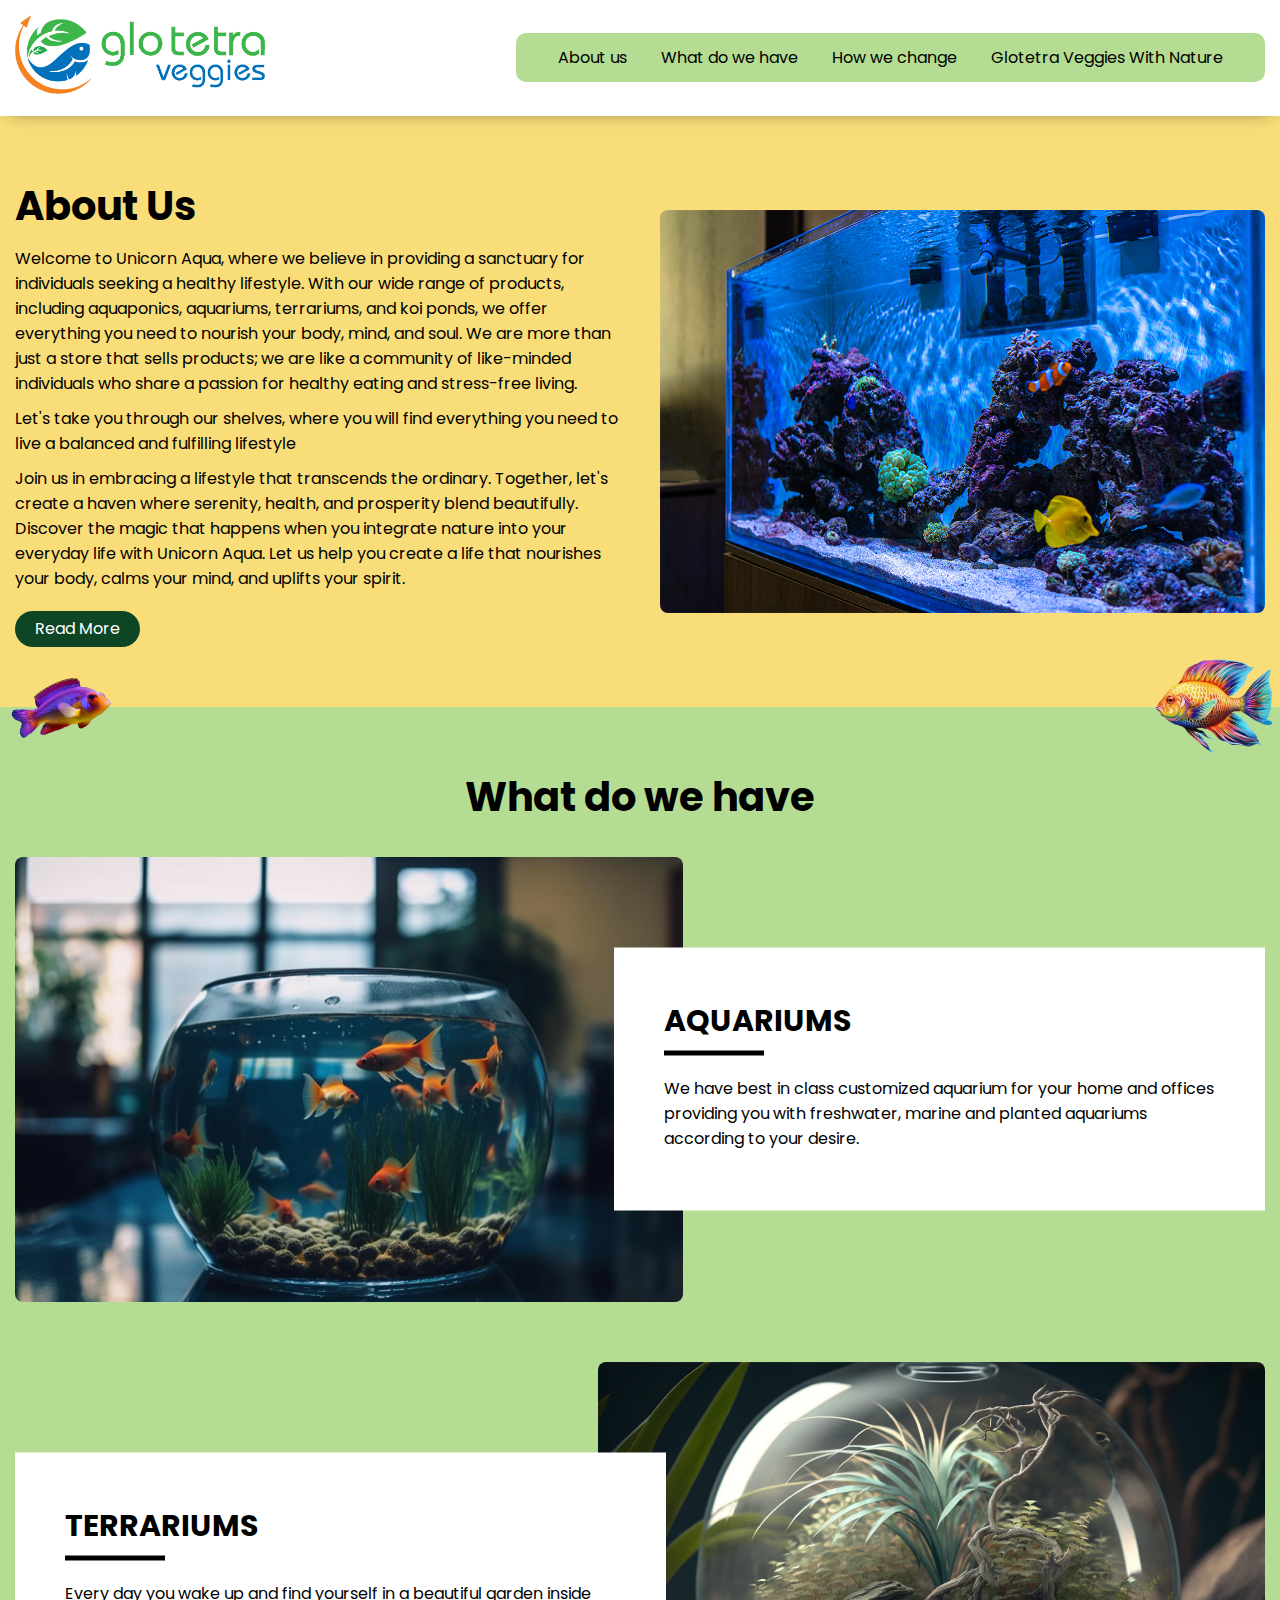
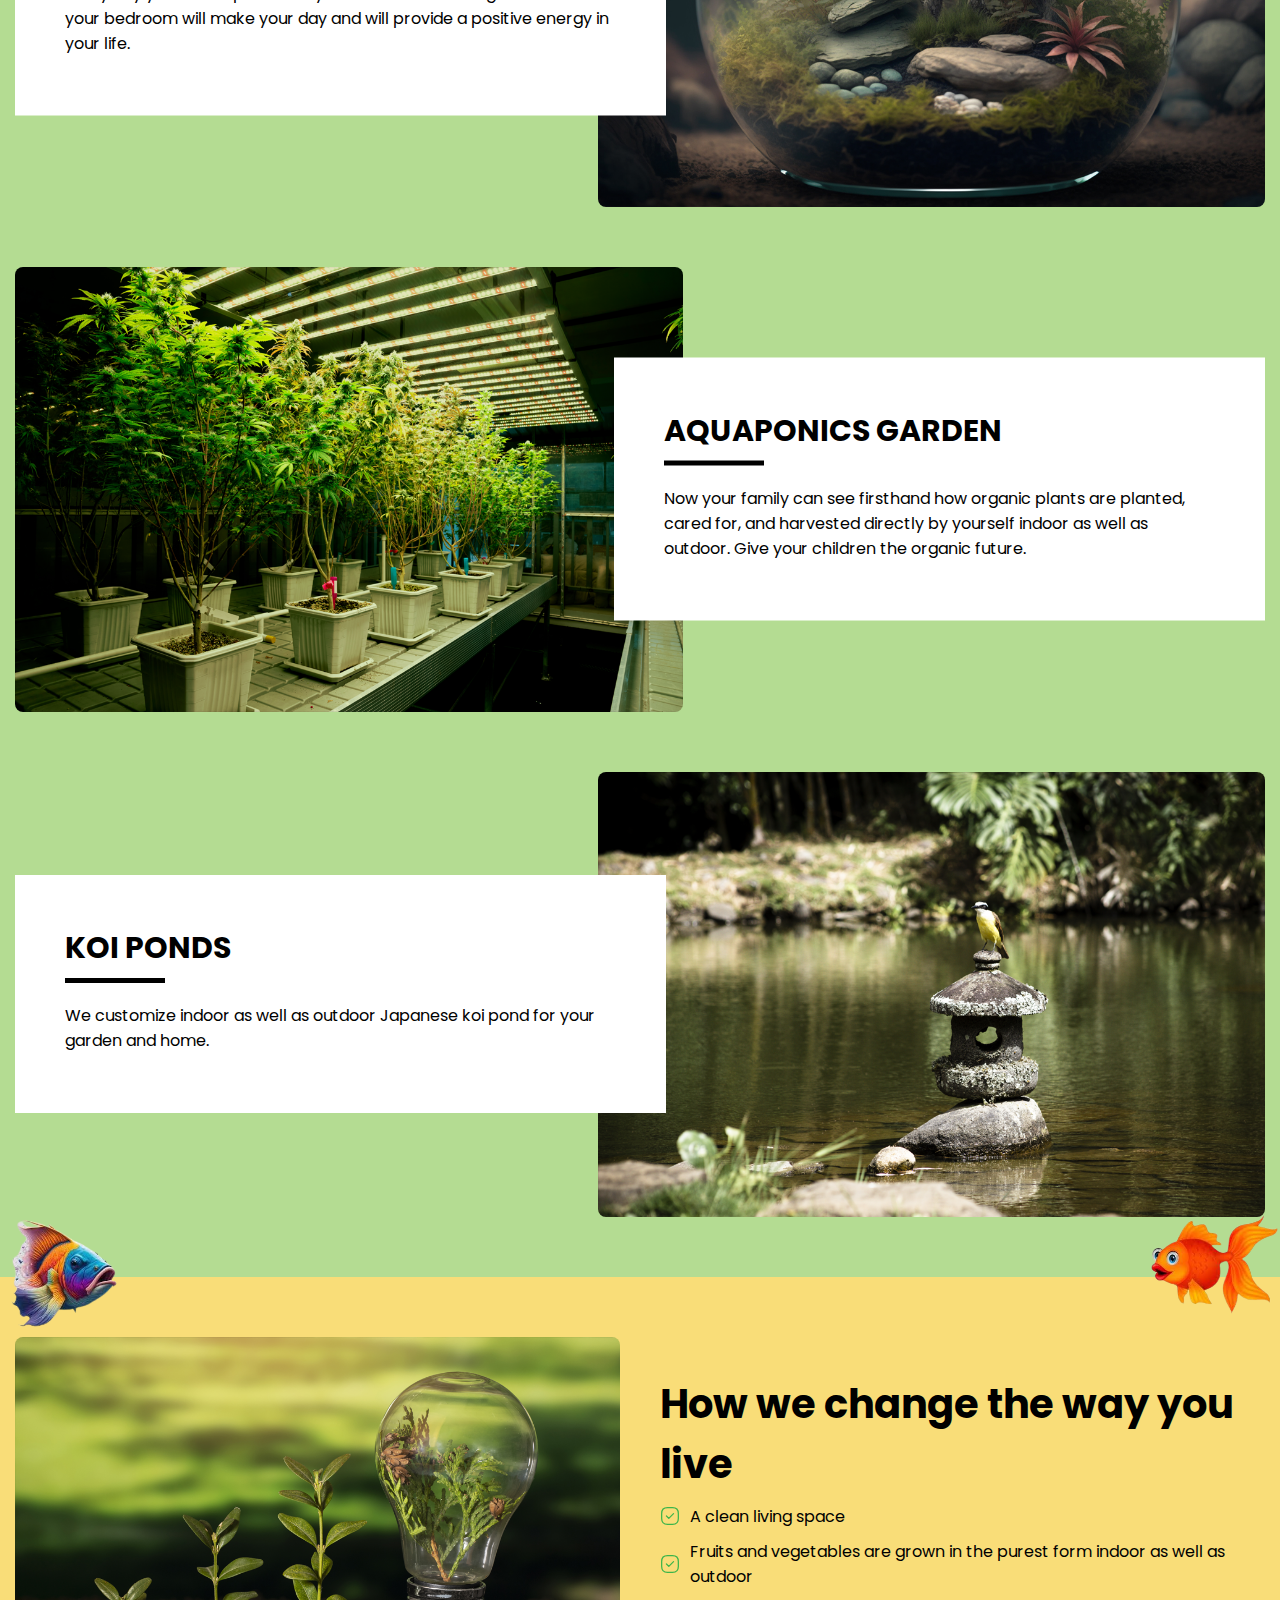
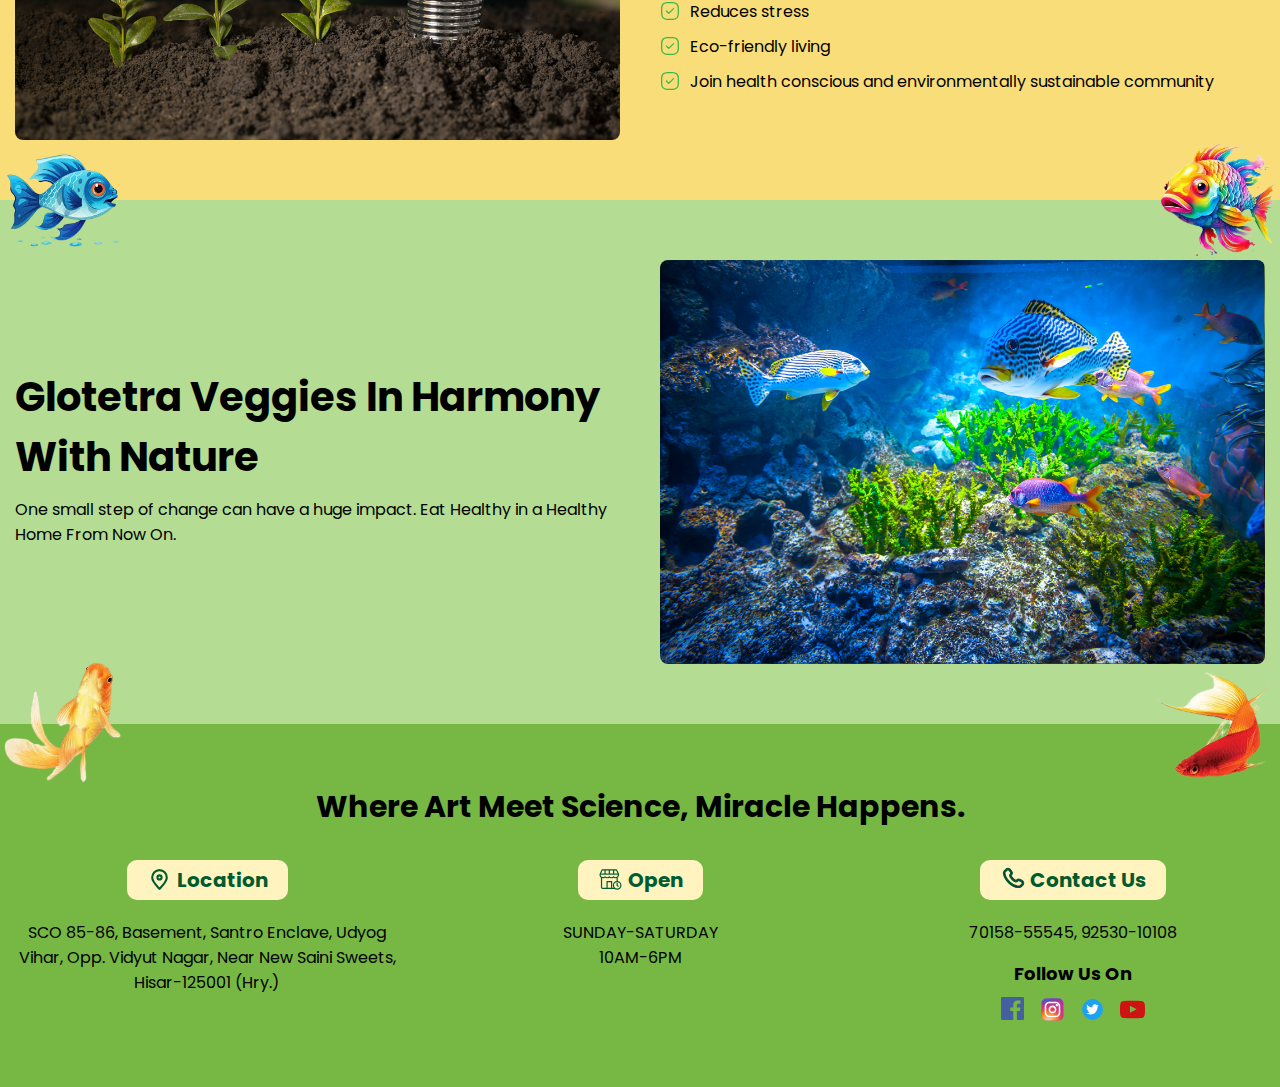
<file: index.html>
<!DOCTYPE html>
<html lang="en">
<head>
    <meta charset="UTF-8">
    <meta name="viewport" content="width=device-width, initial-scale=1.0">
    <link rel="icon" href="images/main favicon png.png" type="image/x-icon">
    <title>Your Website</title>
    <link rel="stylesheet" href="custom.css">
    <link rel="preconnect" href="https://fonts.googleapis.com">
    <link rel="preconnect" href="https://fonts.gstatic.com" crossorigin>
    <link href="https://fonts.googleapis.com/css2?family=Allura&family=Poppins:ital,wght@0,400;0,500;0,600;1,500&family=Quicksand&display=swap" rel="stylesheet">
 
</head>
<body>
<!-- header html css start -->
    <header>
        <div class="page-width">
            <div class="header-logo-menu">
                <div class="logo">
                <a href="/"> <img src="images/main logo.png" alt="Your Logo"></a>
                </div>
                <nav>
                    <a href="#about-us">About us</a>
                    <a href="#what-we-have">What do we have</a>
                    <a href="#how-we-change">How we change</a>
                    <a href="#unicorn-aqua-harmony">Glotetra Veggies With Nature</a>
                </nav>
                <div class="hamburger-icon" >
                    <svg xmlns="http://www.w3.org/2000/svg" xmlns:xlink="http://www.w3.org/1999/xlink" width="30px" height="30px" viewBox="0 0 24 24" version="1.1">
        <title>Menu</title>
        <g id="Page-1" stroke="none" stroke-width="1" fill="none" fill-rule="evenodd">
            <g id="Menu">
                <rect id="Rectangle" fill-rule="nonzero" x="0" y="0" width="24" height="24"></rect>
                <line x1="5" y1="7" x2="19" y2="7" id="Path" stroke="#0C0310" stroke-width="2" stroke-linecap="round"></line>
                <line x1="5" y1="17" x2="19" y2="17" id="Path" stroke="#0C0310" stroke-width="2" stroke-linecap="round"></line>
                <line x1="5" y1="12" x2="19" y2="12" id="Path" stroke="#0C0310" stroke-width="2" stroke-linecap="round"></line>
            </g>
        </g>
                    </svg>
                </div>
                <div class="mobile-nav">
                    <div class="close-icon" >
                        <svg xmlns="http://www.w3.org/2000/svg" width="30px" height="30px" viewBox="0 0 24 24" fill="none">
                    <g id="Menu / Close_MD">
                    <path id="Vector" d="M18 18L12 12M12 12L6 6M12 12L18 6M12 12L6 18" stroke="#000000" stroke-width="2" stroke-linecap="round" stroke-linejoin="round"/>
                    </g>
                    </svg>
                    </div>
                    <div class="mobile-navigation-menu">
                        <a href="#about-us">About us</a>
                        <a href="#what-we-have">What do we have</a>
                        <a href="#how-we-change">How we change</a>
                        <a href="#unicorn-aqua-harmony">Glotetra Veggies With Nature</a>
                    </div>
                </div>
               
            </div>
        </div>
    </header>
    <div class="" style="display:none;">
        <img src="/images/fishes/image1.png" alt="">
    </div>
    <section id="about-us" class="left-text-right-img bg-yellow">
        <div class="content-section page-width">
            <div class="text-container">
                <h2>About Us</h2>
                <p>Welcome to Unicorn Aqua, where we believe in providing a sanctuary for individuals seeking a healthy lifestyle. With our wide range of products, including aquaponics, aquariums, terrariums, and koi ponds, we offer everything you need to nourish your body, mind, and soul. We are more than just a store that sells products; we are like a community of like-minded individuals who share a passion for healthy eating and stress-free living. </p>
                <p>Let's take you through our shelves, where you will find everything you need to live a balanced and fulfilling lifestyle</p>
                <p>Join us in embracing a lifestyle that transcends the ordinary. Together, let's create a haven where serenity, health, and prosperity blend beautifully. Discover the magic that happens when you integrate nature into your everyday life with Unicorn Aqua. Let us help you create a life that nourishes your body, calms your mind, and uplifts your spirit.</p>
            <a href="about-us.html" class="read-more-btn">Read More</a>
            </div>
            <div class="image-container">
                <img src="images/about-us.png" alt="Your Image">
            </div>
        </div>
    </section>

    <section id="what-we-have" class="left-img-right-txt bg-green">
        <h2 class="main-sec-heading page-width">What do we have</h2>
        <div class="content-section page-width flex-order overlap-container">
            <div class="text-container text-container-small">
                <div class="text-container-small-content">
                <h2>AQUARIUMS</h2>
                <p>We have best in class customized aquarium for your home and offices providing you with freshwater, marine and planted aquariums according to your desire.</p>
                </div>
            </div>
            <div class="image-container">
                <img src="images/what-do-we-have-1.png" alt="Your Image">
            </div>
        </div>
        <div class="content-section page-width overlap-container left-text-overlap">
            <div class="text-container text-container-small">
                <div class="text-container-small-content">
                <h2>TERRARIUMS</h2>
                <p>Every day you wake up and find yourself in a beautiful garden inside your bedroom will make your day and will provide a positive energy in your life.</p>
                </div>
            </div>
            <div class="image-container">
                <img src="images/what-do-we-have-2.png" alt="Your Image">
            </div>
        </div>
        <div class="content-section page-width flex-order overlap-container">
            <div class="text-container text-container-small">
                <div class="text-container-small-content">
                <h2>AQUAPONICS GARDEN</h2>
                <p>Now your family can see firsthand how organic plants are planted, cared for, and harvested directly by yourself indoor as well as outdoor. Give your children the organic future.</p>
                </div>
            </div>
            <div class="image-container">
                <img src="images/what-do-we-have-3.png" alt="Your Image">
            </div>
        </div>
        <div class="content-section page-width overlap-container left-text-overlap">
            <div class="text-container text-container-small">
                <div class="text-container-small-content">
                <h2>KOI PONDS</h2>
                <p>We customize indoor as well as outdoor Japanese koi pond for your garden and home.</p>
                </div>
            </div>
            <div class="image-container">
                <img src="images/what-do-we-have-4.png" alt="Your Image">
            </div>
        </div>
    </section>

    <section id="how-we-change" class="left-text-right-img bg-yellow">
        <div class="content-section page-width flex-order">
            <div class="text-container how-we-chng">
    <h2>How we change the way you live</h2>
    <div>
        <svg xmlns="http://www.w3.org/2000/svg" viewBox="0 0 24 24" fill="none" stroke="#ce8282">
            <g id="SVGRepo_bgCarrier" stroke-width="0"/>
            <g id="SVGRepo_tracerCarrier" stroke-linecap="round" stroke-linejoin="round"/>
            <g id="SVGRepo_iconCarrier"> <path d="M9 22H15C20 22 22 20 22 15V9C22 4 20 2 15 2H9C4 2 2 4 2 9V15C2 20 4 22 9 22Z" stroke="#0071ba" stroke-width="1.5" stroke-linecap="round" stroke-linejoin="round"/> <path opacity="0.34" d="M7.75 11.9999L10.58 14.8299L16.25 9.16992" stroke="#0071ba" stroke-width="1.5" stroke-linecap="round" stroke-linejoin="round" style=""/> </g>    
        </svg>
        <p>A clean living space</p>
    </div>
    <div>
        <svg xmlns="http://www.w3.org/2000/svg" viewBox="0 0 24 24" fill="none" stroke="#ce8282">
            <g id="SVGRepo_bgCarrier" stroke-width="0"/>
            <g id="SVGRepo_tracerCarrier" stroke-linecap="round" stroke-linejoin="round"/>
            <g id="SVGRepo_iconCarrier"> <path d="M9 22H15C20 22 22 20 22 15V9C22 4 20 2 15 2H9C4 2 2 4 2 9V15C2 20 4 22 9 22Z" stroke="#0071ba" stroke-width="1.5" stroke-linecap="round" stroke-linejoin="round"/> <path opacity="0.34" d="M7.75 11.9999L10.58 14.8299L16.25 9.16992" stroke="#0071ba" stroke-width="1.5" stroke-linecap="round" stroke-linejoin="round" style=""/> </g>    
        </svg>
        <p>Fruits and vegetables are grown in the purest form indoor as well as outdoor</p>
    </div>
    <div>
        <svg xmlns="http://www.w3.org/2000/svg" viewBox="0 0 24 24" fill="none" stroke="#ce8282">
            <g id="SVGRepo_bgCarrier" stroke-width="0"/>
            <g id="SVGRepo_tracerCarrier" stroke-linecap="round" stroke-linejoin="round"/>
            <g id="SVGRepo_iconCarrier"> <path d="M9 22H15C20 22 22 20 22 15V9C22 4 20 2 15 2H9C4 2 2 4 2 9V15C2 20 4 22 9 22Z" stroke="#0071ba" stroke-width="1.5" stroke-linecap="round" stroke-linejoin="round"/> <path opacity="0.34" d="M7.75 11.9999L10.58 14.8299L16.25 9.16992" stroke="#0071ba" stroke-width="1.5" stroke-linecap="round" stroke-linejoin="round" style=""/> </g>    
        </svg>
        <p>Reduces stress</p>
    </div>
    <div>
        <svg xmlns="http://www.w3.org/2000/svg" viewBox="0 0 24 24" fill="none" stroke="#ce8282">
            <g id="SVGRepo_bgCarrier" stroke-width="0"/>
            <g id="SVGRepo_tracerCarrier" stroke-linecap="round" stroke-linejoin="round"/>
            <g id="SVGRepo_iconCarrier"> <path d="M9 22H15C20 22 22 20 22 15V9C22 4 20 2 15 2H9C4 2 2 4 2 9V15C2 20 4 22 9 22Z" stroke="#0071ba" stroke-width="1.5" stroke-linecap="round" stroke-linejoin="round"/> <path opacity="0.34" d="M7.75 11.9999L10.58 14.8299L16.25 9.16992" stroke="#0071ba" stroke-width="1.5" stroke-linecap="round" stroke-linejoin="round" style=""/> </g>    
        </svg>
        <p>Eco-friendly living</p>
    </div>
    <div>
        <svg xmlns="http://www.w3.org/2000/svg" viewBox="0 0 24 24" fill="none" stroke="#ce8282">
            <g id="SVGRepo_bgCarrier" stroke-width="0"/>
            <g id="SVGRepo_tracerCarrier" stroke-linecap="round" stroke-linejoin="round"/>
            <g id="SVGRepo_iconCarrier"> <path d="M9 22H15C20 22 22 20 22 15V9C22 4 20 2 15 2H9C4 2 2 4 2 9V15C2 20 4 22 9 22Z" stroke="#0071ba" stroke-width="1.5" stroke-linecap="round" stroke-linejoin="round"/> <path opacity="0.34" d="M7.75 11.9999L10.58 14.8299L16.25 9.16992" stroke="#0071ba" stroke-width="1.5" stroke-linecap="round" stroke-linejoin="round" style=""/> </g>    
        </svg>
        <p>Join health conscious and environmentally sustainable community</p>
    </div>
</div>
            <div class="image-container">
                <img src="images/how-do-we-chnge-life.png" alt="Your Image">
            </div>
        </div>
    </section>

    <section id="unicorn-aqua-harmony" class="left-img-right-txt bg-green">
        <div class="content-section page-width">
            <div class="text-container unicorn-aqua">
                <h2>Glotetra Veggies In Harmony With Nature</h2>
                <p>One small step of change can have a huge impact. Eat Healthy in a Healthy Home From Now On.</p>
            </div>
            <div class="image-container">
                <img src="images/unicorn-aqua-harmony.png" alt="Your Image">
            </div>
        </div>
    </section>
    <!-- Your other sections go here -->

    <footer id="footer" class="footer bg-footer">
        <h2 class="page-width">Where Art Meet Science, Miracle Happens.</h2>
        <div class="footer-content-section page-width">
            <div class="footer-content footer-address">
                <h3 class="footer-heading">
                <svg xmlns="http://www.w3.org/2000/svg" width="40px" height="40px" viewBox="0 0 24 24" fill="none">
<path d="M12 21C15.5 17.4 19 14.1764 19 10.2C19 6.22355 15.866 3 12 3C8.13401 3 5 6.22355 5 10.2C5 14.1764 8.5 17.4 12 21Z" stroke="#000000" stroke-width="2" stroke-linecap="round" stroke-linejoin="round"/>
<path d="M12 12C13.1046 12 14 11.1046 14 10C14 8.89543 13.1046 8 12 8C10.8954 8 10 8.89543 10 10C10 11.1046 10.8954 12 12 12Z" stroke="#000000" stroke-width="2" stroke-linecap="round" stroke-linejoin="round"/>
</svg>
               <span>  Location</span>
            </h3>
             <div class="footer-div-content">
                <p>SCO 85-86, Basement, Santro Enclave, Udyog Vihar, Opp. Vidyut Nagar, Near New Saini Sweets, Hisar-125001 (Hry.)</p>
            </div>
            </div>
            <div class="footer-content footer-timings">
                <h3 class="footer-heading">
                <svg xmlns="http://www.w3.org/2000/svg" width="800px" height="800px" viewBox="0 0 64 64" stroke-width="3" stroke="#005b2f" fill="none">
                 <g id="SVGRepo_bgCarrier" stroke-width="0"/>
                 <g id="SVGRepo_tracerCarrier" stroke-linecap="round" stroke-linejoin="round"/>
                 <g id="SVGRepo_iconCarrier">
                 <path d="M43.21,54.62H12a2.93,2.93,0,0,1-3-2.84V26.19"/>
                 <line x1="49.01" y1="26.36" x2="49.01" y2="37.37"/>
                 <polyline points="23.26 54.55 23.26 37.48 34.84 37.48 34.84 54.55"/>
                 <path d="M5.45,18.2s-1.1,7.76,6.45,9a7.15,7.15,0,0,0,6.1-2A7.43,7.43,0,0,0,29,25a7.37,7.37,0,0,0,5,2.49,11.77,11.77,0,0,0,5.89-2.15,6.67,6.67,0,0,0,4.68,2.15,8,8,0,0,0,7.92-9.3L47.79,8.08a1,1,0,0,0-.94-.66H11a1,1,0,0,0-.94.66Z"/>
                 <line x1="5.45" y1="18.2" x2="52.54" y2="18.2"/>
                 <line x1="18.05" y1="18.2" x2="18.05" y2="7.42"/>
                 <line x1="29.05" y1="18.2" x2="29.05" y2="7.42"/>
                 <line x1="40.02" y1="18.2" x2="40.02" y2="7.42"/>
                 <circle cx="49.01" cy="46.97" r="9.6"/>
                 <polyline points="49.01 40.86 49.01 47.27 52.58 50.01"/>
                 </g>
                </svg>
          <span>Open</span>
          </h3>
             <div class="footer-div-content">
                <p>SUNDAY-SATURDAY</p>
                <p>10AM-6PM</p>
            </div>
            </div>
            <div class="footer-content footer-contact">
                <h3 class="footer-heading">
              <svg xmlns="http://www.w3.org/2000/svg" width="40px" height="40px" viewBox="0 0 24 24" fill="none">
<path d="M16.1007 13.359L15.5719 12.8272H15.5719L16.1007 13.359ZM16.5562 12.9062L17.085 13.438H17.085L16.5562 12.9062ZM18.9728 12.5894L18.6146 13.2483L18.9728 12.5894ZM20.8833 13.628L20.5251 14.2869L20.8833 13.628ZM21.4217 16.883L21.9505 17.4148L21.4217 16.883ZM20.0011 18.2954L19.4723 17.7636L20.0011 18.2954ZM18.6763 18.9651L18.7459 19.7119H18.7459L18.6763 18.9651ZM8.81536 14.7266L9.34418 14.1947L8.81536 14.7266ZM4.00289 5.74561L3.2541 5.78816L3.2541 5.78816L4.00289 5.74561ZM10.4775 7.19738L11.0063 7.72922H11.0063L10.4775 7.19738ZM10.6342 4.54348L11.2346 4.09401L10.6342 4.54348ZM9.37326 2.85908L8.77286 3.30855V3.30855L9.37326 2.85908ZM6.26145 2.57483L6.79027 3.10667H6.79027L6.26145 2.57483ZM4.69185 4.13552L4.16303 3.60368H4.16303L4.69185 4.13552ZM12.0631 11.4972L12.5919 10.9654L12.0631 11.4972ZM16.6295 13.8909L17.085 13.438L16.0273 12.3743L15.5719 12.8272L16.6295 13.8909ZM18.6146 13.2483L20.5251 14.2869L21.2415 12.9691L19.331 11.9305L18.6146 13.2483ZM20.8929 16.3511L19.4723 17.7636L20.5299 18.8273L21.9505 17.4148L20.8929 16.3511ZM18.6067 18.2184C17.1568 18.3535 13.4056 18.2331 9.34418 14.1947L8.28654 15.2584C12.7186 19.6653 16.9369 19.8805 18.7459 19.7119L18.6067 18.2184ZM9.34418 14.1947C5.4728 10.3453 4.83151 7.10765 4.75168 5.70305L3.2541 5.78816C3.35456 7.55599 4.14863 11.144 8.28654 15.2584L9.34418 14.1947ZM10.7195 8.01441L11.0063 7.72922L9.9487 6.66555L9.66189 6.95073L10.7195 8.01441ZM11.2346 4.09401L9.97365 2.40961L8.77286 3.30855L10.0338 4.99296L11.2346 4.09401ZM5.73263 2.04299L4.16303 3.60368L5.22067 4.66736L6.79027 3.10667L5.73263 2.04299ZM10.1907 7.48257C9.66189 6.95073 9.66117 6.95144 9.66045 6.95216C9.66021 6.9524 9.65949 6.95313 9.659 6.95362C9.65802 6.95461 9.65702 6.95561 9.65601 6.95664C9.65398 6.95871 9.65188 6.96086 9.64972 6.9631C9.64539 6.96759 9.64081 6.97245 9.63599 6.97769C9.62634 6.98816 9.61575 7.00014 9.60441 7.01367C9.58174 7.04072 9.55605 7.07403 9.52905 7.11388C9.47492 7.19377 9.41594 7.2994 9.36589 7.43224C9.26376 7.70329 9.20901 8.0606 9.27765 8.50305C9.41189 9.36833 10.0078 10.5113 11.5343 12.0291L12.5919 10.9654C11.1634 9.54499 10.8231 8.68059 10.7599 8.27309C10.7298 8.07916 10.761 7.98371 10.7696 7.96111C10.7748 7.94713 10.7773 7.9457 10.7709 7.95525C10.7677 7.95992 10.7624 7.96723 10.7541 7.97708C10.75 7.98201 10.7451 7.98759 10.7394 7.99381C10.7365 7.99692 10.7335 8.00019 10.7301 8.00362C10.7285 8.00534 10.7268 8.00709 10.725 8.00889C10.7241 8.00979 10.7232 8.0107 10.7223 8.01162C10.7219 8.01208 10.7212 8.01278 10.7209 8.01301C10.7202 8.01371 10.7195 8.01441 10.1907 7.48257ZM11.5343 12.0291C13.0613 13.5474 14.2096 14.1383 15.0763 14.2713C15.5192 14.3392 15.8763 14.285 16.1472 14.1841C16.28 14.1346 16.3858 14.0763 16.4658 14.0227C16.5058 13.9959 16.5392 13.9704 16.5663 13.9479C16.5799 13.9367 16.5919 13.9262 16.6024 13.9166C16.6077 13.9118 16.6126 13.9073 16.6171 13.903C16.6194 13.9008 16.6215 13.8987 16.6236 13.8967C16.6246 13.8957 16.6256 13.8947 16.6266 13.8937C16.6271 13.8932 16.6279 13.8925 16.6281 13.8923C16.6288 13.8916 16.6295 13.8909 16.1007 13.359C15.5719 12.8272 15.5726 12.8265 15.5733 12.8258C15.5735 12.8256 15.5742 12.8249 15.5747 12.8244C15.5756 12.8235 15.5765 12.8226 15.5774 12.8217C15.5793 12.82 15.581 12.8183 15.5827 12.8166C15.5862 12.8133 15.5895 12.8103 15.5926 12.8074C15.5988 12.8018 15.6044 12.7969 15.6094 12.7929C15.6192 12.7847 15.6265 12.7795 15.631 12.7764C15.6403 12.7702 15.6384 12.773 15.6236 12.7785C15.5991 12.7876 15.501 12.8189 15.3038 12.7886C14.8905 12.7253 14.02 12.3853 12.5919 10.9654L11.5343 12.0291ZM9.97365 2.40961C8.95434 1.04802 6.94996 0.83257 5.73263 2.04299L6.79027 3.10667C7.32195 2.578 8.26623 2.63181 8.77286 3.30855L9.97365 2.40961ZM4.75168 5.70305C4.73201 5.35694 4.89075 4.9954 5.22067 4.66736L4.16303 3.60368C3.62571 4.13795 3.20329 4.89425 3.2541 5.78816L4.75168 5.70305ZM19.4723 17.7636C19.1975 18.0369 18.9029 18.1908 18.6067 18.2184L18.7459 19.7119C19.4805 19.6434 20.0824 19.2723 20.5299 18.8273L19.4723 17.7636ZM11.0063 7.72922C11.9908 6.7503 12.064 5.2019 11.2346 4.09401L10.0338 4.99295C10.4373 5.53193 10.3773 6.23938 9.9487 6.66555L11.0063 7.72922ZM20.5251 14.2869C21.3429 14.7315 21.4703 15.7769 20.8929 16.3511L21.9505 17.4148C23.2908 16.0821 22.8775 13.8584 21.2415 12.9691L20.5251 14.2869ZM17.085 13.438C17.469 13.0562 18.0871 12.9616 18.6146 13.2483L19.331 11.9305C18.2474 11.3414 16.9026 11.5041 16.0273 12.3743L17.085 13.438Z" fill="#1C274C"/>
</svg>
                <span>    Contact Us</span>
            </h3>
            <div class="footer-div-content">
                <p><a href="tel:70158-55545">70158-55545</a>, <a href="tel:92530-10108">92530-10108</a></p>
                <div class="social-follow">
                 <h4 class="footer-heading footer-social-heading">Follow Us On</h3>
                    <div class="social-icons">
                        <a href="/" class="icons icon-facebook">
                            <svg xmlns="http://www.w3.org/2000/svg" xmlns:xlink="http://www.w3.org/1999/xlink" width="40px" height="40px" viewBox="0 0 48 48" version="1.1">
    
                                <title>Facebook-color</title>
                                <desc>Created with Sketch.</desc>
                                <defs>
                            
                            </defs>
                                <g id="Icons" stroke="none" stroke-width="1" fill="none" fill-rule="evenodd">
                                    <g id="Color-" transform="translate(-200.000000, -160.000000)" fill="#4460A0">
                                        <path d="M225.638355,208 L202.649232,208 C201.185673,208 200,206.813592 200,205.350603 L200,162.649211 C200,161.18585 201.185859,160 202.649232,160 L245.350955,160 C246.813955,160 248,161.18585 248,162.649211 L248,205.350603 C248,206.813778 246.813769,208 245.350955,208 L233.119305,208 L233.119305,189.411755 L239.358521,189.411755 L240.292755,182.167586 L233.119305,182.167586 L233.119305,177.542641 C233.119305,175.445287 233.701712,174.01601 236.70929,174.01601 L240.545311,174.014333 L240.545311,167.535091 C239.881886,167.446808 237.604784,167.24957 234.955552,167.24957 C229.424834,167.24957 225.638355,170.625526 225.638355,176.825209 L225.638355,182.167586 L219.383122,182.167586 L219.383122,189.411755 L225.638355,189.411755 L225.638355,208 L225.638355,208 Z" id="Facebook">
                            
                            </path>
                                    </g>
                                </g>
                            </svg>
                        </a>
                        <a href="/" class="icons icon-instagram">
                            <svg xmlns="http://www.w3.org/2000/svg" width="40px" height="40px" viewBox="0 0 32 32" fill="none">
                                <rect x="2" y="2" width="28" height="28" rx="6" fill="url(#paint0_radial_87_7153)"/>
                                <rect x="2" y="2" width="28" height="28" rx="6" fill="url(#paint1_radial_87_7153)"/>
                                <rect x="2" y="2" width="28" height="28" rx="6" fill="url(#paint2_radial_87_7153)"/>
                                <path d="M23 10.5C23 11.3284 22.3284 12 21.5 12C20.6716 12 20 11.3284 20 10.5C20 9.67157 20.6716 9 21.5 9C22.3284 9 23 9.67157 23 10.5Z" fill="white"/>
                                <path fill-rule="evenodd" clip-rule="evenodd" d="M16 21C18.7614 21 21 18.7614 21 16C21 13.2386 18.7614 11 16 11C13.2386 11 11 13.2386 11 16C11 18.7614 13.2386 21 16 21ZM16 19C17.6569 19 19 17.6569 19 16C19 14.3431 17.6569 13 16 13C14.3431 13 13 14.3431 13 16C13 17.6569 14.3431 19 16 19Z" fill="white"/>
                                <path fill-rule="evenodd" clip-rule="evenodd" d="M6 15.6C6 12.2397 6 10.5595 6.65396 9.27606C7.2292 8.14708 8.14708 7.2292 9.27606 6.65396C10.5595 6 12.2397 6 15.6 6H16.4C19.7603 6 21.4405 6 22.7239 6.65396C23.8529 7.2292 24.7708 8.14708 25.346 9.27606C26 10.5595 26 12.2397 26 15.6V16.4C26 19.7603 26 21.4405 25.346 22.7239C24.7708 23.8529 23.8529 24.7708 22.7239 25.346C21.4405 26 19.7603 26 16.4 26H15.6C12.2397 26 10.5595 26 9.27606 25.346C8.14708 24.7708 7.2292 23.8529 6.65396 22.7239C6 21.4405 6 19.7603 6 16.4V15.6ZM15.6 8H16.4C18.1132 8 19.2777 8.00156 20.1779 8.0751C21.0548 8.14674 21.5032 8.27659 21.816 8.43597C22.5686 8.81947 23.1805 9.43139 23.564 10.184C23.7234 10.4968 23.8533 10.9452 23.9249 11.8221C23.9984 12.7223 24 13.8868 24 15.6V16.4C24 18.1132 23.9984 19.2777 23.9249 20.1779C23.8533 21.0548 23.7234 21.5032 23.564 21.816C23.1805 22.5686 22.5686 23.1805 21.816 23.564C21.5032 23.7234 21.0548 23.8533 20.1779 23.9249C19.2777 23.9984 18.1132 24 16.4 24H15.6C13.8868 24 12.7223 23.9984 11.8221 23.9249C10.9452 23.8533 10.4968 23.7234 10.184 23.564C9.43139 23.1805 8.81947 22.5686 8.43597 21.816C8.27659 21.5032 8.14674 21.0548 8.0751 20.1779C8.00156 19.2777 8 18.1132 8 16.4V15.6C8 13.8868 8.00156 12.7223 8.0751 11.8221C8.14674 10.9452 8.27659 10.4968 8.43597 10.184C8.81947 9.43139 9.43139 8.81947 10.184 8.43597C10.4968 8.27659 10.9452 8.14674 11.8221 8.0751C12.7223 8.00156 13.8868 8 15.6 8Z" fill="white"/>
                                <defs>
                                <radialGradient id="paint0_radial_87_7153" cx="0" cy="0" r="1" gradientUnits="userSpaceOnUse" gradientTransform="translate(12 23) rotate(-55.3758) scale(25.5196)">
                                <stop stop-color="#B13589"/>
                                <stop offset="0.79309" stop-color="#C62F94"/>
                                <stop offset="1" stop-color="#8A3AC8"/>
                                </radialGradient>
                                <radialGradient id="paint1_radial_87_7153" cx="0" cy="0" r="1" gradientUnits="userSpaceOnUse" gradientTransform="translate(11 31) rotate(-65.1363) scale(22.5942)">
                                <stop stop-color="#E0E8B7"/>
                                <stop offset="0.444662" stop-color="#FB8A2E"/>
                                <stop offset="0.71474" stop-color="#E2425C"/>
                                <stop offset="1" stop-color="#E2425C" stop-opacity="0"/>
                                </radialGradient>
                                <radialGradient id="paint2_radial_87_7153" cx="0" cy="0" r="1" gradientUnits="userSpaceOnUse" gradientTransform="translate(0.500002 3) rotate(-8.1301) scale(38.8909 8.31836)">
                                <stop offset="0.156701" stop-color="#406ADC"/>
                                <stop offset="0.467799" stop-color="#6A45BE"/>
                                <stop offset="1" stop-color="#6A45BE" stop-opacity="0"/>
                                </radialGradient>
                                </defs>
                            </svg>
                        </a>
                        <a href="/" class="icons icon-twitter">
                            <svg xmlns="http://www.w3.org/2000/svg" width="40px" height="40px" viewBox="0 0 48 48" fill="none">
                                <circle cx="24" cy="24" r="20" fill="#1DA1F2"/>
                                <path fill-rule="evenodd" clip-rule="evenodd" d="M36 16.3086C35.1177 16.7006 34.1681 16.9646 33.1722 17.0838C34.1889 16.4742 34.9697 15.5095 35.3368 14.36C34.3865 14.9247 33.3314 15.3335 32.2107 15.5551C31.3123 14.5984 30.0316 14 28.6165 14C25.8975 14 23.6928 16.2047 23.6928 18.9237C23.6928 19.3092 23.7368 19.6852 23.8208 20.046C19.7283 19.8412 16.1005 17.8805 13.6719 14.9015C13.2479 15.6287 13.0055 16.4742 13.0055 17.3766C13.0055 19.0845 13.8735 20.5916 15.1958 21.4747C14.3878 21.4491 13.6295 21.2275 12.9647 20.8587V20.9203C12.9647 23.3066 14.663 25.296 16.9141 25.7496C16.5013 25.8616 16.0661 25.9224 15.6174 25.9224C15.2998 25.9224 14.991 25.8912 14.6902 25.8336C15.3166 27.7895 17.1357 29.2134 19.2899 29.2534C17.6052 30.5733 15.4822 31.3612 13.1751 31.3612C12.7767 31.3612 12.3848 31.338 12 31.2916C14.1791 32.6884 16.7669 33.5043 19.5475 33.5043C28.6037 33.5043 33.5562 26.0016 33.5562 19.4956C33.5562 19.282 33.5522 19.0693 33.5418 18.8589C34.5049 18.1629 35.34 17.2958 36 16.3086Z" fill="white"/>
                            </svg>
                        </a>
                        <a href="/" class="icons icon-youtube">
                            <svg xmlns="http://www.w3.org/2000/svg" xmlns:xlink="http://www.w3.org/1999/xlink" width="40px" height="40px" viewBox="0 -7 48 48" version="1.1">
    
                                <title>Youtube-color</title>
                                <desc>Created with Sketch.</desc>
                                <defs>
                            
                            </defs>
                                <g id="Icons" stroke="none" stroke-width="1" fill="none" fill-rule="evenodd">
                                    <g id="Color-" transform="translate(-200.000000, -368.000000)" fill="#CE1312">
                                        <path d="M219.044,391.269916 L219.0425,377.687742 L232.0115,384.502244 L219.044,391.269916 Z M247.52,375.334163 C247.52,375.334163 247.0505,372.003199 245.612,370.536366 C243.7865,368.610299 241.7405,368.601235 240.803,368.489448 C234.086,368 224.0105,368 224.0105,368 L223.9895,368 C223.9895,368 213.914,368 207.197,368.489448 C206.258,368.601235 204.2135,368.610299 202.3865,370.536366 C200.948,372.003199 200.48,375.334163 200.48,375.334163 C200.48,375.334163 200,379.246723 200,383.157773 L200,386.82561 C200,390.73817 200.48,394.64922 200.48,394.64922 C200.48,394.64922 200.948,397.980184 202.3865,399.447016 C204.2135,401.373084 206.612,401.312658 207.68,401.513574 C211.52,401.885191 224,402 224,402 C224,402 234.086,401.984894 240.803,401.495446 C241.7405,401.382148 243.7865,401.373084 245.612,399.447016 C247.0505,397.980184 247.52,394.64922 247.52,394.64922 C247.52,394.64922 248,390.73817 248,386.82561 L248,383.157773 C248,379.246723 247.52,375.334163 247.52,375.334163 L247.52,375.334163 Z" id="Youtube">
                            
                            </path>
                                    </g>
                                </g>
                            </svg>
                        </a>
                    </div>
                </div>
            </div>
            </div>
        </div>
    </footer>
<script src="https://code.jquery.com/jquery-3.6.4.min.js"></script>
<script>
$(document).ready(function() {
    $('.hamburger-icon').click(function() {
        $('.mobile-nav').toggleClass('open');
        $('body').toggleClass('overflow-hidden');
    });

    $('.close-icon, .mobile-navigation-menu a').click(function() {
        $('.mobile-nav').removeClass('open');
        $('body').removeClass('overflow-hidden');
    });
});
</script>
</body>
</html>
</file>
<file: custom.css>
*{
    font-family: 'Poppins', sans-serif;
    /* font-family: 'Allura', cursive; */
    /* font-family: 'Quicksand', sans-serif; */
    margin: 0;
    padding: 0;
    box-sizing: border-box;
    scroll-behavior: smooth;
    }
    ::-webkit-scrollbar {
      width: 10px;
    }
    
    /* Track */
    ::-webkit-scrollbar-track {
      border-radius: 5px;
    }
     
    /* Handle */
    ::-webkit-scrollbar-thumb {
      background:#0e4525; 
      border-radius: 5px;
    }
    
    /* Handle on hover */
    ::-webkit-scrollbar-thumb:hover {
      background: #f4c51794; 
    }
    /* Header css start */
    header {
        background-color: #fff;
        padding: 15px 0;
        position: sticky;
        top: 0;
        z-index: 1000;
        box-shadow: 0px 0px 20px -10px #000;
    }
    .header-logo-menu{
        display: flex;
        justify-content: space-between;
        align-items: center;
    }
    .page-width{
        max-width: 1400px;
        margin: auto;
        padding: 0 15px;
    }
    .logo {
        display: flex;
        width: 250px;
    }
    img{
        max-width: 100%;
    }
    nav {
        display: flex;
        justify-content: flex-end;
        background: #b4dc92;
        padding: 10px 25px;
        border-radius: 10px;
    }
    
    nav a {
        color: #000;
        text-decoration: none;
        font-size: 16px;
        padding: 2px 12px;
        border-radius: 5px;
        margin: 0px 5px;
    }
    nav a:hover {
        background: #f9dd78;
    }
    .hamburger-icon, .close-icon {
        display: none;
        cursor: pointer;
        font-size: 20px;
    }
    .mobile-nav {
        display: none;
    }
    /* Header css end */
    
    /* Left content right image css start */
    .bg-yellow{
        background-color: #f4c51794;
    }
    .bg-green{
        background-color: #7dc24394;
    }
    .bg-footer {
        background: #77b844;
    }
    .left-text-right-img {
        padding: 60px 0;
    }
    .content-section {
        display: flex;
        align-items: center;
        justify-content: space-between;
        gap: 40px;  
        flex-wrap: wrap;
    }
    .text-container ul {
        padding-left: 20px;
    }
    .text-container {
        width: calc(50% - 20px);
    }
    .text-container.text-container-small {
        position: relative;
    }
    .text-container h2 {
        font-size: 40px;
        margin-bottom: 10px;
    /*     font-family: cursive; */
    }
    
    .text-container p {
        font-size: 16px;
        color: #000000;
        margin-bottom: 10px;
    }
    
    .image-container {
        width: calc(50% - 20px);
        overflow: hidden;
        line-height: 0;
    }
    
    .image-container img {
        width: 100%;
        height: auto;
        border-radius: 8px;
    }
    
    .read-more-btn {
        text-decoration: none;
        background: #0e4525;
        color: #fff;
        padding: 10px 20px;
        border-radius: 20px;
        display: flex;
        align-items: center;
        width: max-content;
        line-height: 1;
        margin-top: 20px;
    }
    
    /* Left content right image css end */
    
    /* Left image right content css start */
    .main-sec-heading {
        width: 100%;
        text-align: center;
        font-size: 40px;
    /*     font-family: cursive; */
        margin-bottom: 30px;
    }
    .left-img-right-txt {
        padding: 60px 0;
    }
    
    .flex-order .text-container {
        order: 1;
    }
    
    .flex-order .image-container {
        order: 0;
    }
    .overlap-container {
        position: relative;
        margin-bottom: 60px;
    }
    .overlap-container:last-child {
        margin-bottom: 0;
    }
    .overlap-container .image-container {
        width: calc(55% - 20px);
    }
    
    .overlap-container 
    .text-container {
        width: calc(45% - 20px);
    }
    
    
    
    .text-container.text-container-small h2 {
        width: max-content;
        position: relative;
        padding-bottom: 12px;
        margin-bottom: 20px;
        font-size: 30px;
    }
    
    .text-container.text-container-small h2:before {
        content: '';
        border-bottom: 5px solid;
        width: 100px;
        position: absolute;
        bottom: 0;
    }
    .text-container-small-content {
        background: #fff;
        padding: 50px;
        position: absolute;
        top: 50%;
        transform: translate(0% , -50%);
        left: -20%;
    }
    
    .left-text-overlap .text-container-small-content {
        right: -20%;
        left: unset;
    }
    /* Left image right content css end */
    
    
    /* How we change the way you live css start */
    
    .text-container.how-we-chng>div {
        display: flex;
        align-items: center;
        gap: 10px;
        margin-bottom: 10px;
    }
    
    .text-container.how-we-chng svg {
        width: 20px;
        display: flex;
        align-items: center;
        justify-content: center;
    }
    .text-container.how-we-chng p {
        width: calc(100% - 30px);
        margin-bottom: 0;
    }
    .text-container.how-we-chng svg path {
        stroke: #3cb54a;
        opacity: 1;
    }
    
    /* How we change the way you live css end */
    
    /* Footer css start */
    
    .footer {
        padding: 60px 0;
    }
    
    .footer h2 {
        font-size: 30px;
    /*     font-family: cursive; */
        text-align: center;
        margin: auto;
        width:100%;
    margin-bottom:30px;
    }
    .footer-content-section {
        display: flex;
        justify-content: space-between;
        gap: 42px;
        flex-wrap: wrap;
    text-align:center;
    }
    .footer-content-section .footer-content {
        width: calc(33% - 28px);
    }
    
    .footer-heading {
        font-size: 20px;
        margin-bottom: 10px;
    }
    
    .footer-heading.footer-social-heading {
        font-size: 18px;
        margin-top: 15px;
    }
    .social-icons {
        display: flex;
        gap: 10px;
    justify-content: center;
    }
    
    .social-icons a.icons {
        text-decoration: none;
        line-height: 1;
    height:30px;
    width:30px;
    }
    
    .social-icons svg {
        width: 25px;
        height: 25px;
    }
    
    .footer-contact p, .footer-contact a {
        color: #000;
    text-decoration:none;
    }
    
    h3.footer-heading {
      background: #fff3bf;
        color: #005b2f;
        width: max-content;
        margin: 0 auto 20px;
        padding: 5px 20px;
        border-radius: 10px;
        display: flex;
        align-items: center;
        gap: 5px;
    }
    
    h3.footer-heading svg {
        width: 25px;
        height: 25px;
    }
    .social-icons a.icons:hover svg {
        width: 27px;
        height: 27px;
    }
    
    a.icons.icon-facebook svg {
        height: 23px;
        width: 23px;
    }
    h3.footer-heading svg path {stroke: #005b2f;}
    /* .footer-div-content {
        background: #fff3bf;
        padding: 10px;
        box-shadow: 0 0 5px #f9dd78;
    } */
    /* .footer-div-content {
        background: #f582203b;
        border-radius: 10px;
        padding: 10px;
        box-shadow: 0 0 10px gray;
    } */
    
    /* Footer css end */
    
    section#about-us, section#what-we-have, section#how-we-change, section#unicorn-aqua-harmony {
        position: relative;
    }
    section#about-us:before {
        content: '';
        background-image: url('images/fishes/image1.png');
        background-size: contain;
           background-repeat:no-repeat;
        width: 130px;
        height: 130px;
        position: absolute;
        bottom: -65px;
        left: 0;
        z-index: 1;
    }
    section#about-us:after {
        content: '';
        background-image: url('images/fishes/image8.png');
        background-size: contain;
        background-repeat:no-repeat;
        width: 130px;
        height: 130px;
        position: absolute;
        bottom: -65px;
        right: 0;
        z-index: 1;
    }
    section#what-we-have:before{
         content: '';
        background-image: url('images/fishes/image7.png');
        background-size: contain;
           background-repeat:no-repeat;
        width: 130px;
        height: 130px;
        position: absolute;
        bottom: -65px;
        left: 0;
        z-index: 1;
    }
    section#what-we-have:after{
          content: '';
        background-image: url('images/fishes/image3.png');
        background-size: contain;
        background-repeat:no-repeat;
        width: 130px;
        height: 130px;
        position: absolute;
        bottom: -65px;
        right: 0;
        z-index: 1;
    }
    
    section#how-we-change:before {
        content: '';
        background-image: url('images/fishes/image10.png');
        background-size: contain;
           background-repeat:no-repeat;
        width: 130px;
        height: 130px;
        position: absolute;
        bottom: -65px;
        left: 0;
        z-index: 1;
    }
    section#how-we-change:after{
          content: '';
        background-image: url('images/fishes/image9.png');
        background-size: contain;
        background-repeat:no-repeat;
        width: 130px;
        height: 130px;
        position: absolute;
        bottom: -65px;
        right: 0;
        z-index: 1;
    }
    
    section#unicorn-aqua-harmony:before {
        content: '';
        background-image: url('images/fishes/image13.png');
        background-size: contain;
           background-repeat:no-repeat;
        width: 130px;
        height: 130px;
        position: absolute;
        bottom: -65px;
        left: 0;
        z-index: 1;
    }
    section#unicorn-aqua-harmony:after{
          content: '';
        background-image: url('images/fishes/image12.png');
        background-size: contain;
        background-repeat:no-repeat;
        width: 130px;
        height: 130px;
        position: absolute;
        bottom: -65px;
        right: 0;
        z-index: 1;
    }


    @media screen and (max-width: 1080px) {
        section#unicorn-aqua-harmony:after, section#how-we-change:after, section#what-we-have:after, section#about-us:after, section#about-us:before, section#what-we-have:before, section#how-we-change:before, section#unicorn-aqua-harmony:before {
            height: 100px;
            width: 100px;
            bottom: -50px;
        }
        section#about-us, section#what-we-have, section#how-we-change, section#unicorn-aqua-harmony {
            position: relative;
            padding: 45px 0;
        }
        .footer {
            padding: 45px 0;
        }
    /* Header css start */
    .logo {
        max-width: 200px;
    }
    nav {
        display: none;
    }
        .hamburger-icon {
            display: block;
            color: #7dc243;
        }
    .hamburger-icon svg line#Path {
        stroke: #0e4525;
    }
        .close-icon {
            display: none;
            position: absolute;
            top: 15px;
            right: 15px;
        }
    
       .mobile-nav {
        display: none;
        position: fixed;
        top: 0;
        right: 0;
        background-color: #7dc243;
        width: 100%;
        height: 100%;
    }
    
    .mobile-nav.open {
        display: flex;
    }
    
    .mobile-navigation-menu {
        display: flex;
        flex-direction: column;
        padding: 20px;
        width: 100%;
    }
    
    .mobile-navigation-menu a {
        color: #fff;
        text-decoration: none;
        font-size: 20px;
        margin: 10px 0;
    }
    
    
    .mobile-nav.open .close-icon {
        display: flex;
    }
    
    .mobile-nav.open .close-icon svg path#Vector {stroke: #0e4525;}
    
    body.overflow-hidden {
        overflow: hidden;
    }
    
    /* Header css end */
    
    /* Other section css start */
    .main-sec-heading {
        text-align: left;
    }
    /* .left-text-right-img {
        padding: 30px 0;
    }
    
    .left-img-right-txt {
        padding: 30px 0;
    } */
    
    .main-sec-heading {
        margin-bottom: 10px;
        font-size: 30px;
    }
    
    .text-container {
        width: 100%;
    }
    
    .image-container {
        width: 100%;
    }
    
    .content-section {
        gap: 20px;
    }
    
    .read-more-btn {
        margin-top: 10px;
        font-size: 14px;
    }
    
    .text-container h2 {
        font-size: 30px;
        line-height: 1.2;
    }
    
    .text-container p {
        font-size: 14px;
        margin-bottom: 5px;
        line-height: 1.5;
    }
    
    .overlap-container .text-container {
        width: 100%;
    }
    
    .text-container-small-content {
        position: unset;
        transform: unset;
        padding: 25px;
        border-radius: 8px;
    }
    
    .overlap-container .image-container {
        width: 100%;
    }
    
    .overlap-container {
        margin-bottom: 40px;
        gap: 10px;
    }
    
    .left-text-overlap .image-container {
        order: 0;
    }
    
    .left-text-overlap .text-container {
        order: 1;
    }
    
    .text-container.text-container-small h2 {
        font-size: 20px;
        margin-bottom: 10px;
        padding-bottom: 6px;
    }
    
    .text-container.text-container-small h2:before {
        border-bottom: 2px solid;
        width: 60px;
    }
    
    .text-container.how-we-chng svg {
        width: 15px;
    }
    
    .text-container.how-we-chng p {
        gap: 5px;
        align-items: start;
        line-height: 1.4;
    }
    
    /* Other section css end */
    /* .footer{
    padding:30px 0;
    } */
    .footer h2{
    margin-bottom:10px;
    }
}
    @media(max-width:990px){
    /* Footer responsive design css start */
    .footer-content-section .footer-content {
        width: 100%;
        max-width: 600px;
    /*     margin: auto; */
    }
    
    h3.footer-heading {
        margin-bottom: 10px;
    }
    
    .footer-content-section {
        gap: 20px;
    }
    
    .footer-heading.footer-social-heading {
        background: #fff3bf;
        color: #005b2f;
        width: max-content;
        margin: 20px auto 10px;
        padding: 5px 20px;
        border-radius: 10px;
        display: flex;
        align-items: center;
        gap: 5px;
    }
    
    .footer-contact p, .footer-contact a {
        font-size: 16px;
    }
    
    .footer-div-content p {
        font-size: 16px;
    }
    /* Footer responsive design css end */
    h3.footer-heading{
    width: max-content;
        margin: 0 0 10px;
    }
    
    
    .footer-heading.footer-social-heading {
        margin: 20px 0 10px;
    }
    .footer h2 {
        text-align: left;
        line-height: 1.2;
    font-size:28px;
    margin-bottom:10px;
    }
    
    .footer-content-section {
        text-align: left;
    }
    .social-icons {
        justify-content: stretch;
    }
    }
</file>
